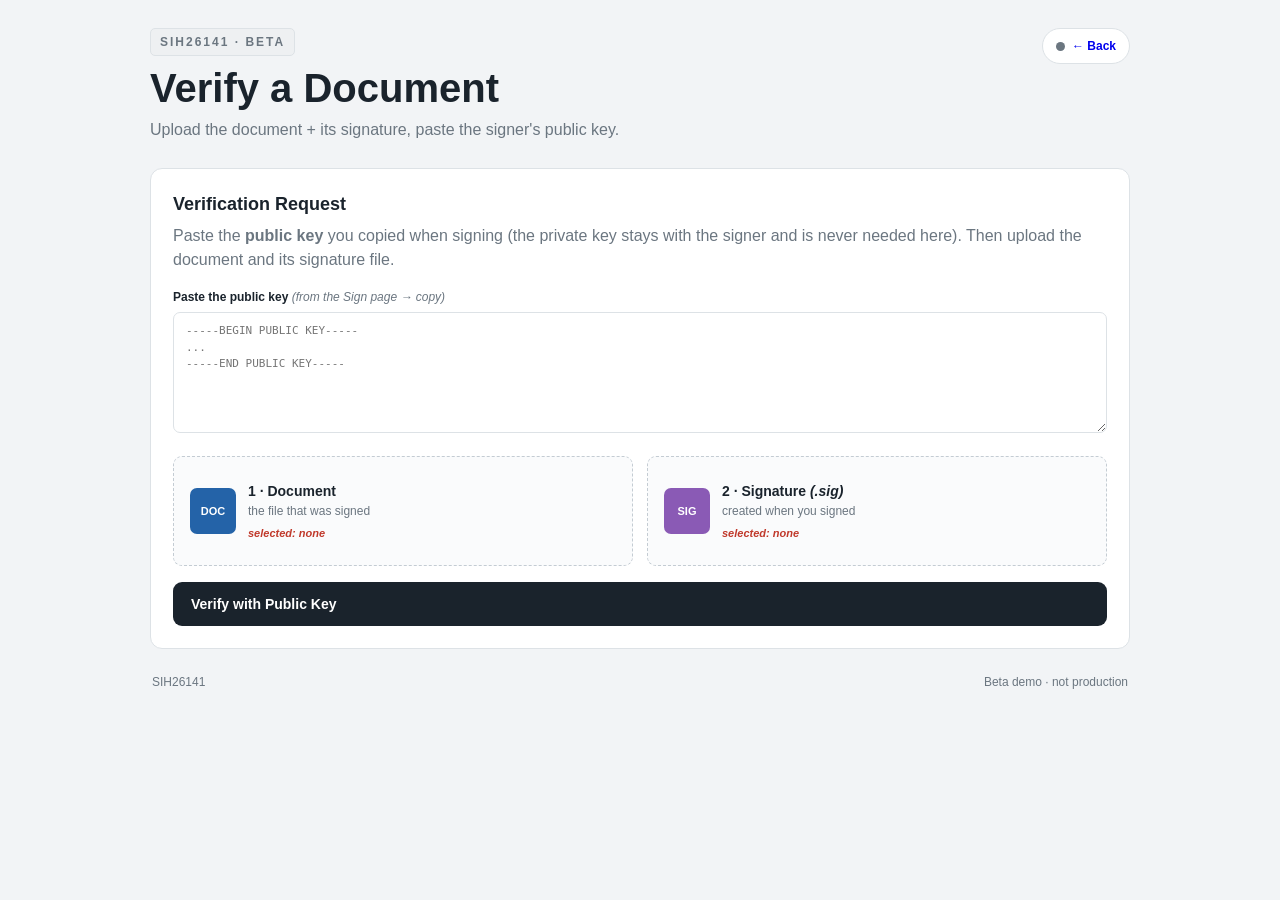
<file: static/verify.html>
<!DOCTYPE html>
<html lang="en">
<head>
    <meta charset="UTF-8">
    <meta name="viewport" content="width=device-width, initial-scale=1.0">
    <title>Verify a Document | SIH26141</title>
    <link rel="stylesheet" href="/static/style.css">
</head>
<body>

<div class="app">
    <header class="header">
        <div class="header-text">
            <span class="tag">SIH26141 · BETA</span>
            <h1>Verify a Document</h1>
            <p>Upload the document + its signature, paste the signer's public key.</p>
        </div>
        <a class="status" href="/" style="text-decoration:none">
            <span class="dot"></span><span id="statusText">← Back</span>
        </a>
    </header>

    <section class="card">
        <h2>Verification Request</h2>
        <p class="muted">
            Paste the <strong>public key</strong> you copied when signing (the private key stays with
            the signer and is never needed here). Then upload the document and its signature file.
        </p>

        <label style="display:block; margin-bottom:16px">
            <span>Paste the public key <em>(from the Sign page → copy)</em></span>
            <textarea id="keyInput" class="key-box" rows="6" spellcheck="false"
                placeholder="-----BEGIN PUBLIC KEY-----&#10;...&#10;-----END PUBLIC KEY-----"></textarea>
        </label>

        <div class="file-grid two">
            <div class="file-box" id="boxDocument">
                <div class="icon doc">DOC</div>
                <div class="file-meta">
                    <strong>1 · Document</strong>
                    <span>the file that was signed</span>
                    <em class="file-name">selected: none</em>
                </div>
                <input type="file" id="documentInput">
            </div>

            <div class="file-box" id="boxSignature">
                <div class="icon sig">SIG</div>
                <div class="file-meta">
                    <strong>2 · Signature <em>(.sig)</em></strong>
                    <span>created when you signed</span>
                    <em class="file-name">selected: none</em>
                </div>
                <input type="file" id="signatureInput">
            </div>
        </div>

        <button id="verifyBtn" class="primary" type="button">Verify with Public Key</button>

        <div id="loading" class="loading hidden">
            <span class="spinner"></span> Verifying signature…
        </div>
        <div id="errorBox" class="error hidden"></div>
    </section>

    <!-- RESULT -->
    <section id="result" class="hidden">
        <div class="card">
            <h2>Verification Result</h2>
            <div class="auth-row">
                <div id="authIcon" class="auth-icon">–</div>
                <div>
                    <div id="verifyStatus" class="auth-status">–</div>
                    <p class="muted" id="verifySub">–</p>
                </div>
                <div class="crypto-meta">
                    <div><span>Key size</span><strong id="resKeySize">–</strong></div>
                </div>
            </div>

            <div id="accessBanner" class="access hidden">
                <span class="access-icon">✓</span>
                <div>
                    <strong id="accessTitle">ACCESS GRANTED</strong>
                    <span id="accessMsg">Signature is authentic and matches this public key.</span>
                </div>
            </div>

            <div class="metrics">
                <div class="metric"><span>RISK SCORE</span><strong id="riskScore">–</strong></div>
                <div class="metric"><span>THREAT LEVEL</span><strong id="threatLevel">–</strong></div>
                <div class="metric"><span>ATTACK CATEGORY</span><strong id="attackCategory">–</strong></div>
                <div class="metric"><span>ASSESSMENT</span><strong id="assessment">–</strong></div>
            </div>
            <div class="risk-block">
                <div class="risk-head"><span>Risk Score</span><strong id="riskText">0 / 100</strong></div>
                <div class="risk-bar"><div id="riskFill" class="risk-fill"></div></div>
            </div>

            <div class="ml-grid">
                <div class="metric ml">
                    <span>ML PREDICTION</span>
                    <strong id="mlPrediction">–</strong>
                </div>
                <div class="metric ml">
                    <span>ML THREAT PROBABILITY</span>
                    <strong id="threatProbability">–</strong>
                </div>
                <div class="metric ml">
                    <span>REPLAY DETECTED</span>
                    <strong id="replayFlag">–</strong>
                </div>
            </div>
        </div>
    </section>

    <!-- ANALYSIS DETAIL -->
    <section id="analysis" class="hidden">
        <div class="card">
            <h2>Detection Analysis</h2>

            <div class="analysis-block">
                <h3>Contributing Indicators</h3>
                <ul id="indicatorsList" class="list"></ul>
            </div>

            <div class="analysis-block">
                <h3>Assessment Explanation</h3>
                <ul id="explanationList" class="list"></ul>
            </div>

            <div class="analysis-block">
                <h3>Recommended Actions</h3>
                <ul id="recommendedActionList" class="list"></ul>
            </div>
        </div>
    </section>

    <footer class="footer">
        <span>SIH26141</span>
        <span>Beta demo · not production</span>
    </footer>
</div>

<script src="/static/verify.js"></script>
</body>
</html>
</file>
<file: static/style.css>
:root {
    --bg: #f2f4f6;
    --card: #ffffff;
    --border: #dde2e6;
    --text: #1a232c;
    --muted: #6b7680;
    --dark: #1a232c;
    --ok: #1d8a54;
    --warn: #c5800a;
    --bad: #d0312d;
}

* { box-sizing: border-box; margin: 0; padding: 0; }

body {
    font-family: -apple-system, "Segoe UI", Roboto, Arial, sans-serif;
    background: var(--bg);
    color: var(--text);
    line-height: 1.5;
}

.app {
    width: min(980px, 94%);
    margin: 0 auto;
    padding: 28px 0 48px;
}

/* ---------- header ---------- */
.header {
    display: flex;
    justify-content: space-between;
    align-items: flex-start;
    gap: 20px;
    margin-bottom: 26px;
}

.tag {
    display: inline-block;
    font-size: 12px;
    font-weight: 700;
    letter-spacing: 2px;
    color: var(--muted);
    background: #eef0f2;
    border: 1px solid var(--border);
    padding: 4px 9px;
    border-radius: 5px;
    margin-bottom: 10px;
}

h1 { font-size: clamp(26px, 4vw, 40px); line-height: 1.1; }
.header p { color: var(--muted); margin-top: 8px; max-width: 560px; }

.status {
    display: inline-flex;
    align-items: center;
    gap: 7px;
    border: 1px solid var(--border);
    background: var(--card);
    padding: 8px 13px;
    border-radius: 30px;
    font-size: 12px;
    font-weight: 700;
    white-space: nowrap;
}
.status .dot {
    width: 9px; height: 9px; border-radius: 50%;
    background: var(--muted);
}
.status.ok .dot { background: var(--ok); }
.status.warn .dot { background: var(--warn); }
.status.bad .dot { background: var(--bad); }

/* ---------- cards ---------- */
.card {
    background: var(--card);
    border: 1px solid var(--border);
    border-radius: 12px;
    padding: 22px;
    margin-bottom: 18px;
}
.card h2 { font-size: 18px; margin-bottom: 6px; }
.muted { color: var(--muted); }
.card > .muted { margin-bottom: 16px; }

/* ---------- file grid ---------- */
.file-grid {
    display: grid;
    grid-template-columns: repeat(3, 1fr);
    gap: 14px;
    margin: 16px 0;
}
.file-box {
    position: relative;
    min-height: 110px;
    display: flex;
    align-items: center;
    gap: 12px;
    padding: 16px;
    border: 1px dashed #c4ccd3;
    border-radius: 9px;
    background: #fafbfc;
}
.file-box input {
    position: absolute; inset: 0;
    width: 100%; height: 100%;
    opacity: 0; cursor: pointer;
}
.icon {
    display: flex; align-items: center; justify-content: center;
    min-width: 46px; height: 46px;
    border-radius: 7px;
    color: #fff; font-size: 11px; font-weight: 700;
}
.icon.doc { background: #2463a8; }
.icon.sig { background: #8a5ab5; }
.icon.key { background: #2c7a7b; }
.file-meta strong { display: block; font-size: 14px; }
.file-meta span { display: block; font-size: 12px; color: var(--muted); }
.file-name {
    display: block;
    margin-top: 5px;
    font-size: 11px;
    font-weight: 700;
    color: #c0392b;
    overflow: hidden;
    text-overflow: ellipsis;
    white-space: nowrap;
    max-width: 100%;
}
.file-box.selected { border-style: solid; border-color: var(--ok); background: #f4fbf6; }
.file-box.selected .file-name { color: var(--ok); }
.file-box.selected .icon { opacity: 0.9; }

/* ---------- buttons ---------- */
.primary {
    width: 100%;
    display: flex; justify-content: space-between; align-items: center;
    margin-top: 4px;
    padding: 14px 18px;
    border: none; border-radius: 9px;
    background: var(--dark); color: #fff;
    font-size: 14px; font-weight: 700; cursor: pointer;
}
.primary:hover { opacity: 0.9; }
.primary:disabled { opacity: 0.55; cursor: not-allowed; }

/* ---------- loading / error ---------- */
.loading {
    display: flex; align-items: center; gap: 10px;
    margin-top: 16px; color: var(--muted); font-size: 13px;
}
.spinner {
    width: 16px; height: 16px;
    border: 2px solid #d9dee2; border-top-color: var(--dark);
    border-radius: 50%;
    animation: spin 0.8s linear infinite;
}
@keyframes spin { to { transform: rotate(360deg); } }

.error {
    margin-top: 14px;
    padding: 11px 13px;
    border: 1px solid #f0bdb9;
    border-radius: 8px;
    background: #fdecea;
    color: #a4262b;
    font-size: 13px;
}

/* ---------- auth result ---------- */
.auth-row {
    display: flex; align-items: center; gap: 16px; flex-wrap: wrap;
    margin-top: 12px;
}
.auth-icon {
    display: flex; align-items: center; justify-content: center;
    width: 52px; height: 52px; border-radius: 50%;
    font-size: 24px; font-weight: 700;
    background: #e7eef2; color: var(--muted);
}
.auth-icon.ok { background: #e3f4ea; color: var(--ok); }
.auth-icon.bad { background: #fbe7e5; color: var(--bad); }
.auth-status { font-size: 26px; font-weight: 700; }
.auth-status.ok { color: var(--ok); }
.auth-status.bad { color: var(--bad); }
.crypto-meta { display: flex; gap: 26px; margin-left: auto; flex-wrap: wrap; }
.crypto-meta span, .crypto-meta strong { display: block; }
.crypto-meta span { font-size: 11px; text-transform: uppercase; color: var(--muted); }
.crypto-meta strong { font-size: 14px; }

/* ---------- metrics ---------- */
.metrics {
    display: grid;
    grid-template-columns: repeat(4, 1fr);
    gap: 12px; margin: 14px 0;
}
.metric { border: 1px solid var(--border); border-radius: 9px; padding: 14px; }
.metric span { display: block; font-size: 10px; font-weight: 700; letter-spacing: 1px; color: var(--muted); margin-bottom: 6px; }
.metric strong { font-size: 17px; }

.risk-block { margin-top: 8px; }
.risk-head { display: flex; justify-content: space-between; margin-bottom: 6px; font-size: 13px; }
.risk-bar { width: 100%; height: 11px; border-radius: 8px; background: #e7eaed; overflow: hidden; }
.risk-fill { width: 0%; height: 100%; background: var(--dark); border-radius: inherit; transition: width 0.5s ease; }

/* ---------- ML results ---------- */
.ml-grid {
    display: grid;
    grid-template-columns: repeat(3, 1fr);
    gap: 12px;
    margin-top: 16px;
}
.metric.ml.ok strong { color: var(--ok); }
.metric.ml.bad strong { color: var(--bad); }
.analysis-block { margin-top: 18px; }
.analysis-block h3 {
    font-size: 12px;
    font-weight: 700;
    letter-spacing: 1px;
    text-transform: uppercase;
    color: var(--muted);
    margin-bottom: 8px;
}
.analysis-block .list li { margin-bottom: 7px; font-size: 14px; }

/* ---------- lists ---------- */
.list { padding-left: 20px; }
.list li { margin-bottom: 8px; font-size: 14px; }

/* ---------- table ---------- */
.table-wrap { overflow-x: auto; }
table { width: 100%; border-collapse: collapse; font-size: 13px; }
th, td { text-align: left; padding: 9px 11px; border-bottom: 1px solid var(--border); }
th { color: var(--muted); font-size: 11px; letter-spacing: 1px; text-transform: uppercase; }
.ok { color: var(--ok); }
.warn { color: var(--warn); }
.bad { color: var(--bad); }

/* ---------- footer ---------- */
.footer {
    display: flex; justify-content: space-between;
    color: var(--muted); font-size: 12px; padding: 6px 2px;
}

/* ---------- utils ---------- */
.hidden { display: none !important; }

/* ---------- hub cards (landing) ---------- */
.hub {
    display: grid;
    grid-template-columns: 1fr 1fr;
    gap: 18px;
    margin-bottom: 26px;
}
.hub-card {
    display: flex; align-items: center; gap: 16px;
    background: var(--card);
    border: 1px solid var(--border);
    border-radius: 12px;
    padding: 20px;
    text-decoration: none; color: inherit;
    transition: transform 0.12s ease, border-color 0.12s ease;
}
.hub-card:hover { transform: translateY(-2px); border-color: #b7c1cb; }
.hub-card .hub-icon {
    display: flex; align-items: center; justify-content: center;
    min-width: 52px; height: 52px; border-radius: 10px;
    font-size: 24px; color: #fff; font-weight: 700;
}
.hub-card.sign .hub-icon { background: #8a5ab5; }
.hub-card.verify .hub-icon { background: #1d8a54; }
.hub-card strong { display: block; font-size: 17px; margin-bottom: 4px; }
.hub-card p { margin: 0; color: var(--muted); font-size: 13px; }
.hub-arrow { margin-left: auto; font-size: 20px; color: var(--muted); }

/* ---------- forms ---------- */
.form-grid {
    display: grid;
    grid-template-columns: 1fr 1fr;
    gap: 14px;
    margin-bottom: 16px;
}
label span { display: block; font-size: 12px; font-weight: 700; margin-bottom: 6px; }
label em { font-weight: 400; color: var(--muted); }
label input[type="text"] {
    width: 100%;
    padding: 11px 13px;
    font-size: 14px;
    border: 1px solid var(--border);
    border-radius: 8px;
    background: #fafbfc;
}
label input[type="text"]:focus {
    outline: none; border-color: var(--dark);
    background: #fff;
}

/* file grid variants */
.file-grid.single { grid-template-columns: 1fr 1fr; }
.file-grid.two { grid-template-columns: 1fr 1fr; }

/* ---------- buttons ---------- */
.btn-row { display: flex; gap: 12px; flex-wrap: wrap; margin-top: 16px; }
.btn {
    display: inline-flex; align-items: center;
    padding: 11px 18px;
    border-radius: 8px;
    font-size: 14px; font-weight: 700;
    cursor: pointer; text-decoration: none;
    border: 1px solid var(--border);
    background: var(--card); color: var(--dark);
}
.btn.soft { background: #eef0f2; }
.btn:hover { opacity: 0.9; }
.btn:disabled { opacity: 0.55; cursor: not-allowed; }

/* ---------- access banner ---------- */
.access {
    display: flex; align-items: center; gap: 14px;
    margin-top: 18px;
    padding: 16px 18px;
    border-radius: 10px;
}
.access .access-icon {
    display: flex; align-items: center; justify-content: center;
    width: 40px; height: 40px; border-radius: 50%;
    font-size: 20px; font-weight: 700; color: #fff;
}
.access strong { display: block; font-size: 16px; }
.access span { font-size: 13px; }
.access.granted { background: #e3f4ea; border: 1px solid #bcdcc8; }
.access.granted .access-icon { background: var(--ok); }
.access.granted strong { color: var(--ok); }
.access.denied { background: #fbe7e5; border: 1px solid #f0c4c1; }
.access.denied .access-icon { background: var(--bad); }
.access.denied strong { color: var(--bad); }

/* ---------- copy-card / key boxes ---------- */
.copy-card {
    margin-top: 16px;
    border: 1px solid var(--border);
    border-radius: 9px;
    padding: 14px;
    background: #fafbfc;
}
.copy-head {
    display: flex; justify-content: space-between; align-items: center;
    margin-bottom: 10px;
}
.copy-head span { font-size: 12px; font-weight: 700; }
.copy-head em { font-weight: 400; color: var(--muted); }
.btn.small { padding: 6px 12px; font-size: 12px; }
.key-box {
    width: 100%;
    font-family: ui-monospace, "Cascadia Code", Consolas, monospace;
    font-size: 11px;
    line-height: 1.5;
    padding: 10px 12px;
    border: 1px solid var(--border);
    border-radius: 7px;
    background: #fff;
    color: var(--text);
    resize: vertical;
}
textarea.key-box { min-height: 90px; }

/* ---------- segmented mode toggle (verify) ---------- */
.seg {
    display: inline-flex;
    border: 1px solid var(--border);
    border-radius: 9px;
    overflow: hidden;
    margin-bottom: 16px;
}
.seg-btn {
    padding: 10px 16px;
    font-size: 13px; font-weight: 700;
    border: none; background: var(--card); color: var(--muted);
    cursor: pointer;
}
.seg-btn + .seg-btn { border-left: 1px solid var(--border); }
.seg-btn.active { background: var(--dark); color: #fff; }
.mode-pane { margin-bottom: 6px; }

/* ---------- responsive ---------- */
@media (max-width: 820px) {
    .file-grid { grid-template-columns: 1fr; }
    .file-grid.single, .file-grid.two { grid-template-columns: 1fr; }
    .metrics { grid-template-columns: 1fr 1fr; }
    .ml-grid { grid-template-columns: 1fr 1fr; }
    .crypto-meta { width: 100%; margin-left: 0; }
    .hub { grid-template-columns: 1fr; }
    .form-grid { grid-template-columns: 1fr; }
}
@media (max-width: 560px) {
    .metrics { grid-template-columns: 1fr; }
    .ml-grid { grid-template-columns: 1fr; }
    .header { flex-direction: column; }
}
</file>
